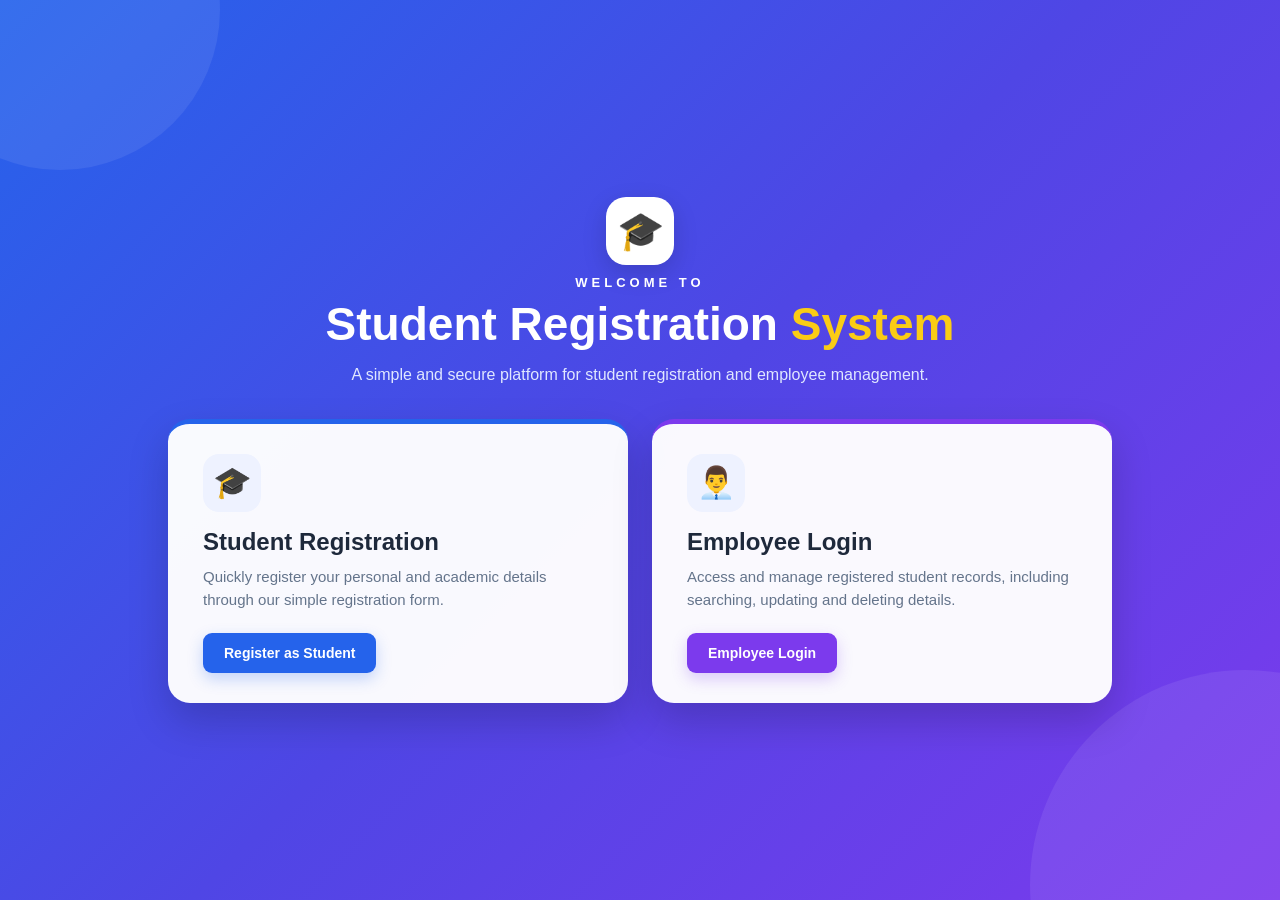
<file: Frontend/index.html>
<!DOCTYPE html>
<html lang="en">

<head>
    <meta charset="UTF-8">
    <meta name="viewport" content="width=device-width, initial-scale=1.0">

    <title>Student Registration System</title>

    <link rel="stylesheet" href="style.css">
</head>

<body>

    <main class="home-page">

        <div class="circle circle-one"></div>
        <div class="circle circle-two"></div>

        <div class="home-content">

            <div class="system-icon">
                🎓
            </div>

            <p class="welcome-text">
                WELCOME TO
            </p>

            <h1>
                Student Registration
                <span>System</span>
            </h1>

            <p class="intro-text">
                A simple and secure platform for student registration
                and employee management.
            </p>


            <div class="role-container">

                <div class="role-card student-card">

                    <div class="card-icon">
                        🎓
                    </div>

                    <h2>
                        Student Registration
                    </h2>

                    <p>
                        Quickly register your personal and academic details
                        through our simple registration form.
                    </p>

                    <a href="student.html" class="student-register-button">
                        Register as Student
                    </a>

                </div>


                <div class="role-card employee-card">

                    <div class="card-icon">
                        👨‍💼
                    </div>

                    <h2>
                        Employee Login
                    </h2>

                    <p>
                        Access and manage registered student records,
                        including searching, updating and deleting details.
                    </p>
                    <a href="employee-login.html" class="employee-login-button">
                        Employee Login
                    </a>

                </div>

            </div>

        </div>

    </main>

</body>

</html>
</file>
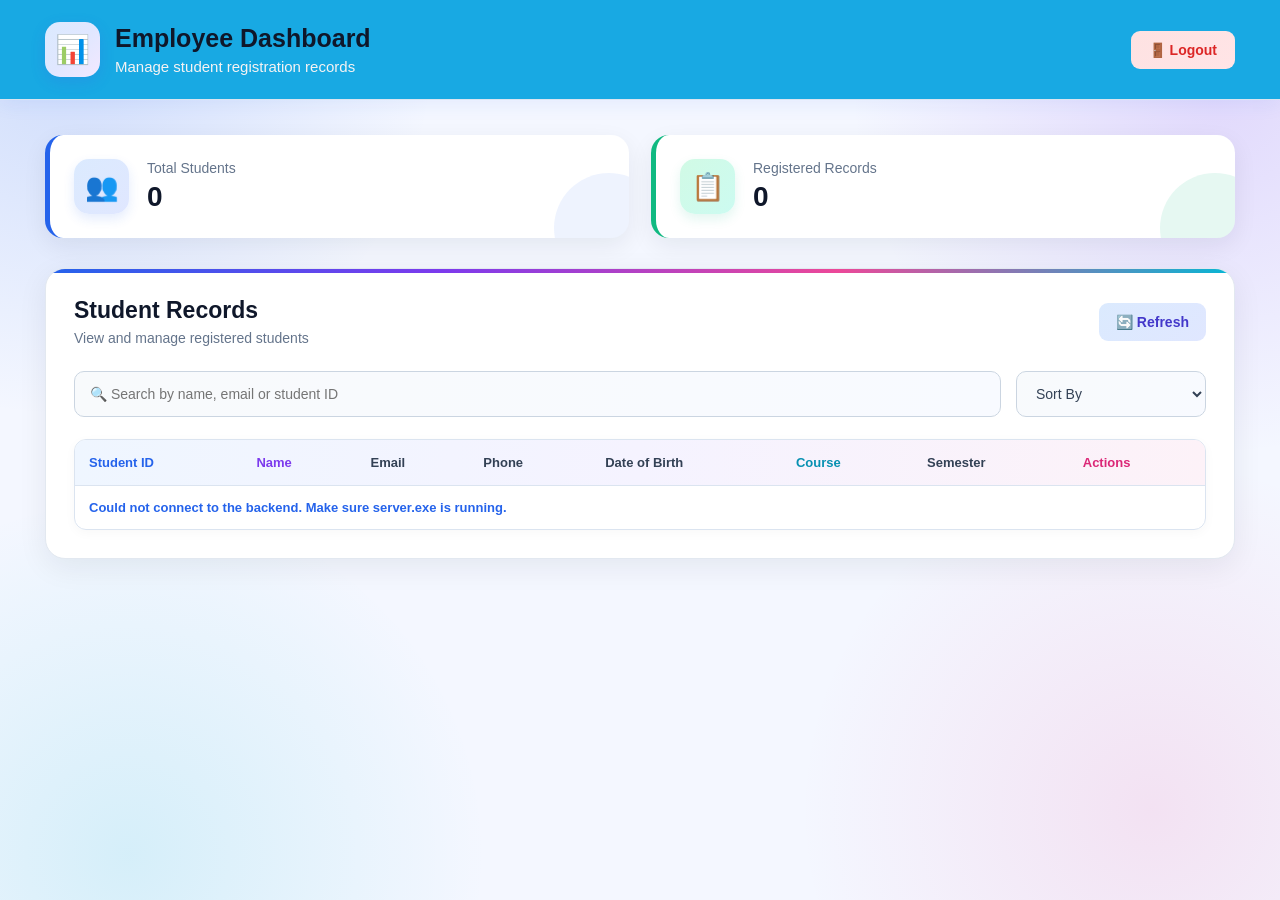
<file: Frontend/employee-dashboard.html>
<!DOCTYPE html>
<html lang="en">

<head>

    <meta charset="UTF-8">

    <meta name="viewport" content="width=device-width, initial-scale=1.0">

    <title>Employee Dashboard</title>

    <link rel="stylesheet" href="employee-dashboard.css">

</head>


<body>

    <div class="dashboard-page">


        <!-- Header -->

        <header class="dashboard-header">

            <div class="header-left">

                <div class="dashboard-icon">
                    📊
                </div>

                <div>

                    <h1>
                        Employee Dashboard
                    </h1>

                    <p>
                        Manage student registration records
                    </p>

                </div>

            </div>


            <button
                type="button"
                id="logoutButton"
                class="logout-button"
            >
                🚪 Logout
            </button>

        </header>



        <!-- Dashboard Content -->

        <main class="dashboard-content">


            <!-- Statistics -->

            <section class="stats-container">


                <div class="stat-card">

                    <div class="stat-icon">
                        👥
                    </div>

                    <div>

                        <p>
                            Total Students
                        </p>

                        <h2 id="totalStudents">
                            0
                        </h2>

                    </div>

                </div>


                <div class="stat-card">

                    <div class="stat-icon">
                        📋
                    </div>

                    <div>

                        <p>
                            Registered Records
                        </p>

                        <h2 id="registeredStudents">
                            0
                        </h2>

                    </div>

                </div>


            </section>



            <!-- Student Records -->

            <section class="students-section">


                <div class="section-header">

                    <div>

                        <h2>
                            Student Records
                        </h2>

                        <p>
                            View and manage registered students
                        </p>

                    </div>


                    <button
                        type="button"
                        id="refreshButton"
                        class="refresh-button"
                    >
                        🔄 Refresh
                    </button>

                </div>



                <!-- Search and Sort -->

                <div class="controls">

                    <input
                        type="text"
                        id="searchInput"
                        placeholder="🔍 Search by name, email or student ID"
                    >


                    <select id="sortSelect">

                        <option value="default">
                            Sort By
                        </option>

                        <option value="student_id">
                            Student ID
                        </option>

                        <option value="name">
                            Name
                        </option>

                        <option value="course">
                            Course
                        </option>

                        <option value="semester">
                            Semester
                        </option>

                    </select>

                </div>



                <!-- Table -->

                <div class="table-container">

                    <table>

                        <thead>

                            <tr>

                                <th>
                                    Student ID
                                </th>

                                <th>
                                    Name
                                </th>

                                <th>
                                    Email
                                </th>

                                <th>
                                    Phone
                                </th>

                                <th>
                                    Date of Birth
                                </th>

                                <th>
                                    Course
                                </th>

                                <th>
                                    Semester
                                </th>

                                <th>
                                    Actions
                                </th>

                            </tr>

                        </thead>


                        <tbody id="studentTableBody">

                            <!-- Student records will appear here -->

                        </tbody>

                    </table>

                </div>


                <p
                    id="noStudentsMessage"
                    class="no-students-message"
                >
                    No student records found.
                </p>


            </section>

        </main>

    </div>


    <script src="employee-dashboard.js"></script>

</body>

</html>
</file>
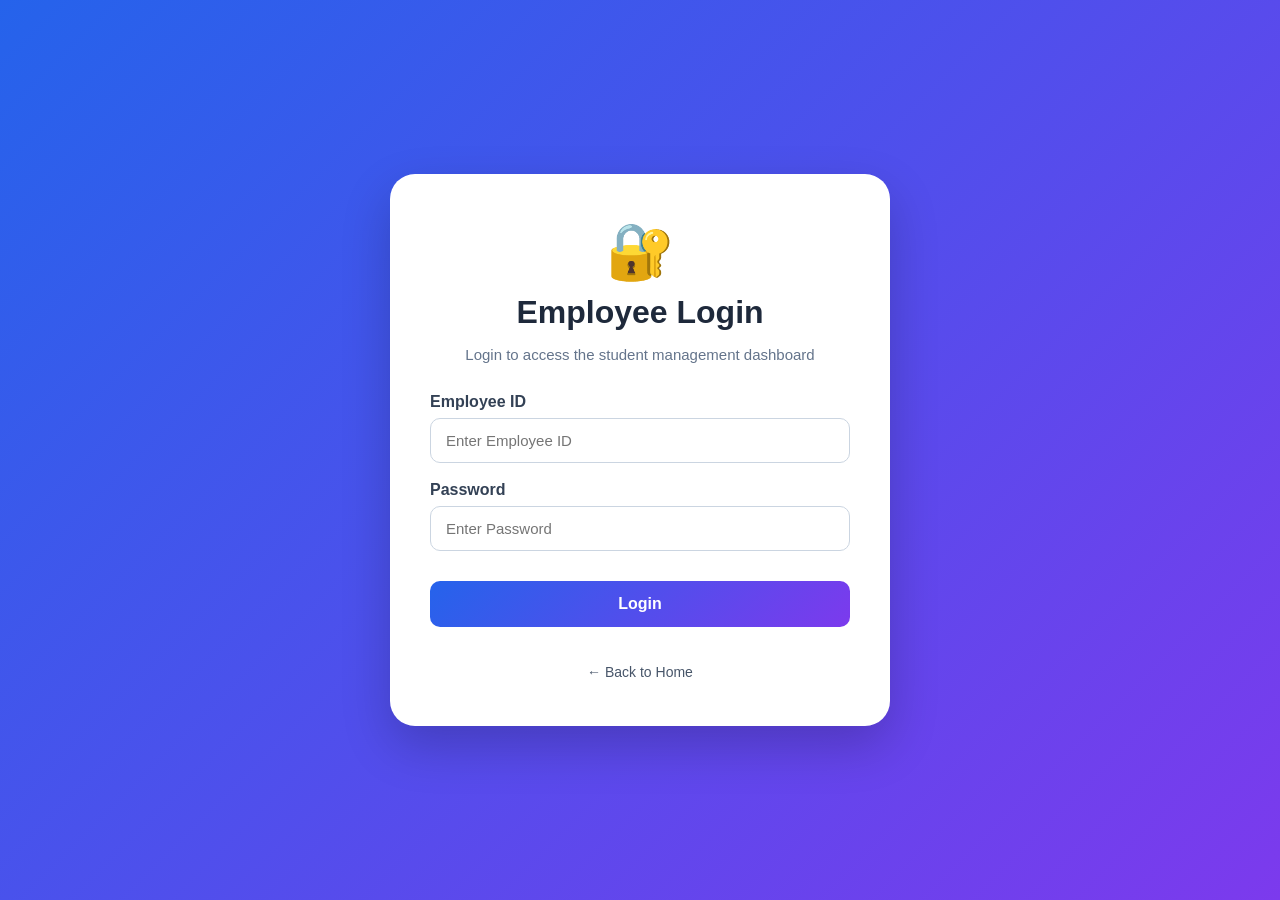
<file: Frontend/employee-login.html>
<html lang="en"> <head> <meta charset="UTF-8"> <meta name="viewport" content="width=device-width, initial-scale=1.0">
<title>Employee Login</title>

<link rel="stylesheet" href="Employee.css">
</head> <body>
<div class="login-page">

    <div class="login-card">

        <div class="login-icon">
            🔐
        </div>

        <h1>Employee Login</h1>

        <p class="login-subtitle">
            Login to access the student management dashboard
        </p>

        <form id="employeeLoginForm">

            <label for="employeeId">
                Employee ID
            </label>

            <input
                type="text"
                id="employeeId"
                placeholder="Enter Employee ID"
                required
            >


            <label for="password">
                Password
            </label>

            <input
                type="password"
                id="password"
                placeholder="Enter Password"
                required
            >


            <button type="submit">
                Login
            </button>

        </form>


        <button type="button" class="back-button" id="backHome">
            ← Back to Home
        </button>

    </div>

</div>
<script>

    document.getElementById("backHome").addEventListener("click", function()
    {
        window.location.href = "index.html";
    });


    document.getElementById("employeeLoginForm").addEventListener("submit", function(event)
    {
        event.preventDefault();


        const employeeId =
            document.getElementById("employeeId").value.trim();

        const password =
            document.getElementById("password").value;


        if (employeeId === "admin" && password === "1234")
        {
            window.location.href = "employee-dashboard.html";
        }
        else
        {
            alert("Invalid Employee ID or Password!");
        }

    });

</script>
</body> 
</html>
</file>
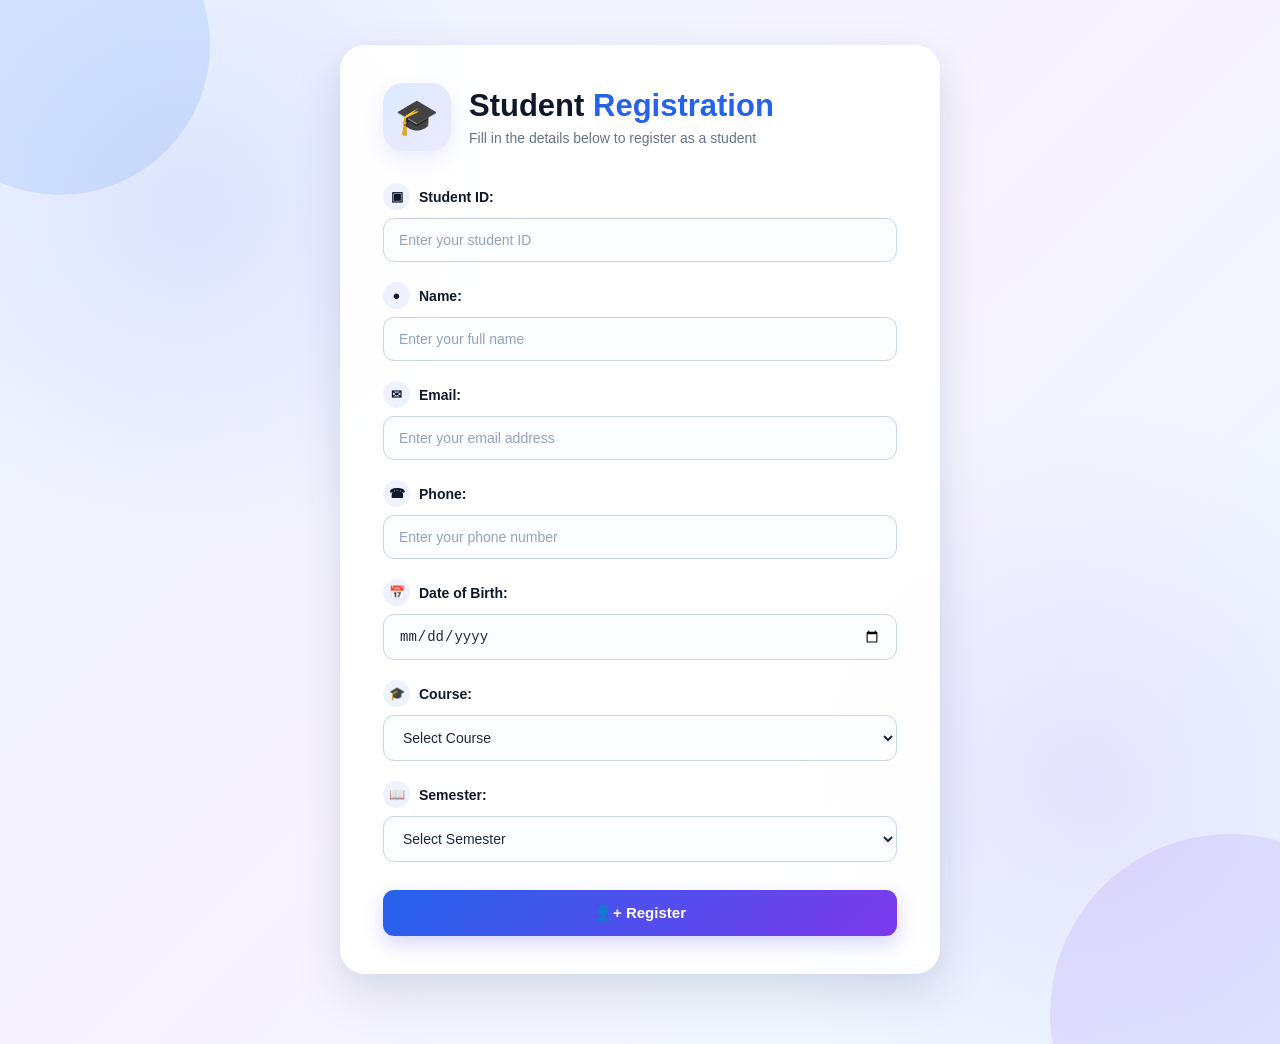
<file: Frontend/student.html>
<!DOCTYPE html>
<html lang="en">

<head>
    <meta charset="UTF-8">
    <meta name="viewport" content="width=device-width, initial-scale=1.0">

    <title>Student Registration</title>

    <link rel="stylesheet" href="student.css">
</head>

<body>

    <main class="page">

        <div class="form-container">

            <div class="heading">

                <div class="graduation-icon">
                    🎓
                </div>

                <div>
                    <h1>
                        Student <span>Registration</span>
                    </h1>

                    <p>
                        Fill in the details below to register as a student
                    </p>
                </div>

            </div>


            <form id="studentForm">

                <div class="form-group">

                    <label>
                        <span class="icon blue">▣</span>
                        Student ID:
                    </label>

                    <input
                        type="number"
                        id="student_id"
                        placeholder="Enter your student ID"
                        required
                    >

                </div>


                <div class="form-group">

                    <label>
                        <span class="icon purple">●</span>
                        Name:
                    </label>

                    <input
                        type="text"
                        id="name"
                        placeholder="Enter your full name"
                        required
                    >

                </div>


                <div class="form-group">

                    <label>
                        <span class="icon green">✉</span>
                        Email:
                    </label>

                    <input
                        type="email"
                        id="email"
                        placeholder="Enter your email address"
                        required
                    >

                </div>


                <div class="form-group">

                    <label>
                        <span class="icon orange">☎</span>
                        Phone:
                    </label>

                    <input
                        type="text"
                        id="phone"
                        placeholder="Enter your phone number"
                        required
                    >

                </div>


                <div class="form-group">

                    <label>
                        <span class="icon red">📅</span>
                        Date of Birth:
                    </label>

                    <input
                        type="date"
                        id="dob"
                        required
                    >

                </div>


                <div class="form-group">

                    <label>
                        <span class="icon purple">🎓</span>
                        Course:
                    </label>

                    <select id="course" required>

                        <option value="">
                            Select Course
                        </option>

                        <option value="BCA">
                            BCA
                        </option>

                        <option value="BBA">
                            BBA
                        </option>

                        <option value="B.Tech">
                            B.Tech
                        </option>

                        <option value="M.Tech">
                            M.Tech
                        </option>

                        <option value="MCA">
                            MCA
                        </option>

                        <option value="MBA">
                            MBA
                        </option>

                    </select>

                </div>


                <div class="form-group">

                    <label>
                        <span class="icon blue">📖</span>
                        Semester:
                    </label>

                    <select id="semester" required>

                        <option value="">
                            Select Semester
                        </option>

                        <option value="1">1</option>
                        <option value="2">2</option>
                        <option value="3">3</option>
                        <option value="4">4</option>
                        <option value="5">5</option>
                        <option value="6">6</option>
                        <option value="7">7</option>
                        <option value="8">8</option>

                    </select>

                </div>


                <button type="submit">

                    <span>👤+</span>

                    Register

                </button>

            </form>

        </div>

    </main>


    <script src="script.js"></script>

</body>

</html>
</file>
<file: Frontend/style.css>
*
{
    box-sizing: border-box;
}


html,
body
{
    margin: 0;

    padding: 0;

    min-height: 100%;

    font-family: Arial, sans-serif;
}


body
{
    overflow-x: hidden;
}


.home-page
{
    min-height: 100vh;

    width: 100%;

    display: flex;

    justify-content: center;

    align-items: center;

    position: relative;

    padding: 45px 30px;

    background: linear-gradient(
        135deg,
        #2563eb,
        #4f46e5,
        #7c3aed
    );

    overflow: hidden;
}


.home-content
{
    width: 100%;

    max-width: 1050px;

    margin: 0 auto;

    text-align: center;

    position: relative;

    z-index: 2;
}


.system-icon
{
    width: 68px;

    height: 68px;

    margin: 0 auto 10px;

    display: flex;

    justify-content: center;

    align-items: center;

    background: white;

    border-radius: 20px;

    font-size: 38px;

    box-shadow: 0 8px 25px rgba(0, 0, 0, 0.15);
}


.welcome-text
{
    margin: 0 0 8px;

    color: white;

    font-size: 13px;

    font-weight: bold;

    letter-spacing: 4px;
}


.home-content h1
{
    margin: 0 0 12px;

    color: white;

    font-size: 46px;

    line-height: 1.15;
}


.home-content h1 span
{
    color: #facc15;
}


.intro-text
{
    max-width: 700px;

    margin: 0 auto 32px;

    color: #e0e7ff;

    font-size: 16px;

    line-height: 1.5;
}


.role-container
{
    width: 100%;

    display: flex;

    justify-content: center;

    align-items: stretch;

    gap: 24px;
}


.role-card
{
    flex: 1;

    max-width: 460px;

    min-height: 270px;

    padding: 30px 35px;

    background: rgba(255, 255, 255, 0.97);

    border-radius: 22px;

    text-align: left;

    box-shadow: 0 18px 40px rgba(0, 0, 0, 0.18);

    transition: transform 0.25s ease,
                box-shadow 0.25s ease;
}


.role-card:hover
{
    transform: translateY(-6px);

    box-shadow: 0 25px 50px rgba(0, 0, 0, 0.25);
}


.student-card
{
    border-top: 5px solid #2563eb;
}


.employee-card
{
    border-top: 5px solid #7c3aed;
}


.card-icon
{
    width: 58px;

    height: 58px;

    margin-bottom: 16px;

    display: flex;

    justify-content: center;

    align-items: center;

    background: #eef2ff;

    border-radius: 16px;

    font-size: 31px;
}


.role-card h2
{
    margin: 0 0 10px;

    color: #1e293b;

    font-size: 24px;

    line-height: 1.2;
}


.role-card p
{
    margin: 0 0 22px;

    max-width: 390px;

    color: #64748b;

    font-size: 15px;

    line-height: 1.5;
}


.student-register-button,
.employee-login-button
{
    display: inline-block;

    padding: 12px 21px;

    border-radius: 9px;

    color: white;

    text-decoration: none;

    font-size: 14px;

    font-weight: bold;

    transition: transform 0.2s ease,
                box-shadow 0.2s ease;
}


.student-register-button
{
    background: #2563eb;

    box-shadow: 0 6px 15px rgba(37, 99, 235, 0.25);
}


.employee-login-button
{
    background: #7c3aed;

    box-shadow: 0 6px 15px rgba(124, 58, 237, 0.25);
}


.student-register-button:hover,
.employee-login-button:hover
{
    transform: translateY(-2px);
}


.circle
{
    position: absolute;

    border-radius: 50%;

    background: rgba(255, 255, 255, 0.08);

    pointer-events: none;
}


.circle-one
{
    width: 320px;

    height: 320px;

    top: -150px;

    left: -100px;
}


.circle-two
{
    width: 430px;

    height: 430px;

    right: -180px;

    bottom: -200px;
}


@media (max-width: 800px)
{
    .home-page
    {
        padding: 40px 20px;
    }


    .home-content h1
    {
        font-size: 38px;
    }


    .role-container
    {
        flex-direction: column;

        align-items: center;
    }


    .role-card
    {
        width: 100%;

        max-width: 500px;
    }
}


@media (max-width: 500px)
{
    .home-content h1
    {
        font-size: 31px;
    }


    .intro-text
    {
        font-size: 14px;
    }


    .role-card
    {
        padding: 27px 25px;
    }
}
</file>
<file: Frontend/employee-dashboard.css>
*
{
    box-sizing: border-box;
}


body
{
    margin: 0;

    font-family: Arial, sans-serif;

    background:
        radial-gradient(
            circle at 5% 5%,
            rgba(37, 99, 235, 0.18),
            transparent 25%
        ),
        radial-gradient(
            circle at 95% 10%,
            rgba(124, 58, 237, 0.16),
            transparent 25%
        ),
        radial-gradient(
            circle at 10% 95%,
            rgba(6, 182, 212, 0.13),
            transparent 25%
        ),
        radial-gradient(
            circle at 90% 90%,
            rgba(236, 72, 153, 0.12),
            transparent 25%
        ),
        #f4f7ff;

    color: #1e293b;

    overflow-x: hidden;
}


/* Main page */

.dashboard-page
{
    min-height: 100vh;

    position: relative;
}


/* ==========================================
   HEADER
   ========================================== */

.dashboard-header
{
    width: 100%;

    padding: 22px 45px;

    display: flex;

    justify-content: space-between;

    align-items: center;

    background: rgb(24, 169, 227);

    border-bottom: 1px solid #dbe4f0;

    box-shadow:
        0 4px 18px rgba(37, 99, 235, 0.08);
}


.header-left
{
    display: flex;

    align-items: center;

    gap: 15px;
}


/* Dashboard icon */

.dashboard-icon
{
    width: 55px;

    height: 55px;

    display: flex;

    justify-content: center;

    align-items: center;

    border-radius: 15px;

    background:
        linear-gradient(
            135deg,
            #dbeafe,
            #e0e7ff,
            #f3e8ff
        );

    font-size: 28px;

    box-shadow:
        0 5px 15px rgba(79, 70, 229, 0.15);
}


.dashboard-header h1
{
    margin: 0;

    font-size: 25px;

    color: #0f172a;
}


.dashboard-header p
{
    margin: 5px 0 0;

    font-size: 15px;

    color: #f6f3f3;
}


/* ==========================================
   LOGOUT
   ========================================== */

.logout-button
{
    padding: 11px 18px;

    border: none;

    border-radius: 9px;

    background:
        linear-gradient(
            135deg,
            #fee2e2,
            #ffe4e6
        );

    color: #dc2626;

    font-size: 14px;

    font-weight: bold;

    cursor: pointer;

    transition: 0.2s ease;
}


.logout-button:hover
{
    background:
        linear-gradient(
            135deg,
            #fecaca,
            #fda4af
        );

    color: #b91c1c;

    transform: translateY(-2px);

    box-shadow:
        0 5px 14px rgba(220, 38, 38, 0.15);
}


/* ==========================================
   MAIN CONTENT
   ========================================== */

.dashboard-content
{
    width: 100%;

    max-width: 1250px;

    margin: 0 auto;

    padding: 35px 30px 60px;
}


/* ==========================================
   STATISTICS
   ========================================== */

.stats-container
{
    display: flex;

    gap: 22px;

    margin-bottom: 30px;
}


.stat-card
{
    flex: 1;

    display: flex;

    align-items: center;

    gap: 18px;

    padding: 24px;

    background: white;

    border-radius: 18px;

    box-shadow:
        0 8px 25px rgba(15, 23, 42, 0.07);

    border-left: 5px solid #2563eb;

    position: relative;

    overflow: hidden;

    transition: 0.25s ease;
}


.stat-card:hover
{
    transform: translateY(-3px);

    box-shadow:
        0 12px 30px rgba(37, 99, 235, 0.13);
}


/* Blue decorative glow */

.stat-card:first-child::after
{
    content: "";

    position: absolute;

    width: 110px;

    height: 110px;

    right: -35px;

    bottom: -45px;

    border-radius: 50%;

    background: rgba(37, 99, 235, 0.08);
}


/* Green decorative glow */

.stat-card:nth-child(2)
{
    border-left-color: #10b981;
}


.stat-card:nth-child(2)::after
{
    content: "";

    position: absolute;

    width: 110px;

    height: 110px;

    right: -35px;

    bottom: -45px;

    border-radius: 50%;

    background: rgba(16, 185, 129, 0.10);
}


/* First icon */

.stat-card:first-child .stat-icon
{
    background:
        linear-gradient(
            135deg,
            #dbeafe,
            #e0e7ff
        );

    box-shadow:
        0 5px 12px rgba(37, 99, 235, 0.12);
}


/* Second icon */

.stat-card:nth-child(2) .stat-icon
{
    background:
        linear-gradient(
            135deg,
            #d1fae5,
            #ccfbf1
        );

    box-shadow:
        0 5px 12px rgba(16, 185, 129, 0.12);
}


.stat-icon
{
    width: 55px;

    height: 55px;

    display: flex;

    justify-content: center;

    align-items: center;

    border-radius: 15px;

    font-size: 27px;

    flex-shrink: 0;
}


.stat-card p
{
    margin: 0 0 5px;

    color: #64748b;

    font-size: 14px;
}


.stat-card h2
{
    margin: 0;

    color: #0f172a;

    font-size: 28px;

    font-weight: 700;

    position: relative;

    z-index: 2;
}


/* ==========================================
   STUDENT SECTION
   ========================================== */

.students-section
{
    background: white;

    border-radius: 20px;

    padding: 28px;

    box-shadow:
        0 8px 30px rgba(15, 23, 42, 0.07);

    border: 1px solid #e2e8f0;

    position: relative;

    overflow: hidden;
}


/* Small colorful top line */

.students-section::before
{
    content: "";

    position: absolute;

    top: 0;

    left: 0;

    width: 100%;

    height: 4px;

    background:
        linear-gradient(
            90deg,
            #2563eb,
            #7c3aed,
            #ec4899,
            #06b6d4
        );
}


.section-header
{
    display: flex;

    justify-content: space-between;

    align-items: center;

    gap: 20px;

    margin-bottom: 25px;
}


.section-header h2
{
    margin: 0;

    font-size: 23px;

    color: #0f172a;
}


.section-header p
{
    margin: 6px 0 0;

    color: #64748b;

    font-size: 14px;
}


/* ==========================================
   REFRESH
   ========================================== */

.refresh-button
{
    padding: 11px 17px;

    border: none;

    border-radius: 9px;

    background:
        linear-gradient(
            135deg,
            #dbeafe,
            #e0e7ff
        );

    color: #4338ca;

    font-size: 14px;

    font-weight: bold;

    cursor: pointer;

    transition: 0.2s ease;
}


.refresh-button:hover
{
    background:
        linear-gradient(
            135deg,
            #bfdbfe,
            #ddd6fe
        );

    color: #3730a3;

    transform: translateY(-2px);

    box-shadow:
        0 5px 14px rgba(79, 70, 229, 0.15);
}


/* ==========================================
   SEARCH AND SORT
   ========================================== */

.controls
{
    display: flex;

    gap: 15px;

    margin-bottom: 22px;
}


.controls input
{
    flex: 1;

    padding: 13px 15px;

    border: 1px solid #cbd5e1;

    border-radius: 10px;

    outline: none;

    font-size: 14px;

    background:
        linear-gradient(
            90deg,
            #f8fafc,
            #f8faff
        );

    transition: 0.2s ease;
}


.controls input:focus
{
    border-color: #6366f1;

    background: white;

    box-shadow:
        0 0 0 4px rgba(99, 102, 241, 0.10);
}


.controls select
{
    width: 190px;

    padding: 13px 15px;

    border: 1px solid #cbd5e1;

    border-radius: 10px;

    outline: none;

    background:
        linear-gradient(
            135deg,
            #f8fafc,
            #f8faff
        );

    color: #334155;

    font-size: 14px;

    cursor: pointer;

    transition: 0.2s ease;
}


.controls select:focus
{
    border-color: #8b5cf6;

    box-shadow:
        0 0 0 4px rgba(139, 92, 246, 0.10);
}


/* ==========================================
   TABLE
   ========================================== */

.table-container
{
    width: 100%;

    overflow-x: auto;

    border: 1px solid #dbe4f0;

    border-radius: 12px;

    box-shadow:
        0 3px 12px rgba(15, 23, 42, 0.03);
}


table
{
    width: 100%;

    min-width: 1000px;

    border-collapse: collapse;
}


/* Colorful table header */

thead
{
    background:
        linear-gradient(
            90deg,
            #eff6ff,
            #f5f3ff,
            #fdf2f8
        );
}


th
{
    padding: 15px 14px;

    text-align: left;

    color: #334155;

    font-size: 13px;

    font-weight: bold;

    border-bottom: 1px solid #dbe4f0;

    white-space: nowrap;
}


/* Add different colors to important headings */

th:first-child
{
    color: #2563eb;
}


th:nth-child(2)
{
    color: #7c3aed;
}


th:nth-child(6)
{
    color: #0891b2;
}


th:last-child
{
    color: #db2777;
}


td
{
    padding: 14px;

    color: #334155;

    font-size: 13px;

    border-bottom: 1px solid #f1f5f9;

    white-space: nowrap;
}


tbody tr
{
    transition:
        background 0.15s ease,
        transform 0.15s ease;
}


tbody tr:hover
{
    background:
        linear-gradient(
            90deg,
            #f8fbff,
            #fbf9ff
        );
}


/* Student ID color */

td:first-child
{
    color: #2563eb;

    font-weight: bold;
}


/* Name color */

td:nth-child(2)
{
    color: #4f46e5;

    font-weight: 600;
}


/* Course color */

td:nth-child(6)
{
    color: #0891b2;

    font-weight: 600;
}


/* Semester color */

td:nth-child(7)
{
    color: #7c3aed;

    font-weight: 600;
}


tbody tr:last-child td
{
    border-bottom: none;
}


/* ==========================================
   ACTION BUTTONS
   ========================================== */

.action-button
{
    padding: 7px 11px;

    border: none;

    border-radius: 7px;

    font-size: 12px;

    font-weight: bold;

    cursor: pointer;

    margin-right: 5px;

    transition: 0.2s ease;
}


/* Update */

.update-button
{
    background:
        linear-gradient(
            135deg,
            #dbeafe,
            #e0e7ff
        );

    color: #2563eb;
}


.update-button:hover
{
    background:
        linear-gradient(
            135deg,
            #bfdbfe,
            #c7d2fe
        );

    transform: translateY(-2px);

    box-shadow:
        0 4px 10px rgba(37, 99, 235, 0.15);
}


/* Delete */

.delete-button
{
    background:
        linear-gradient(
            135deg,
            #fee2e2,
            #fce7f3
        );

    color: #dc2626;
}


.delete-button:hover
{
    background:
        linear-gradient(
            135deg,
            #fecaca,
            #fbcfe8
        );

    transform: translateY(-2px);

    box-shadow:
        0 4px 10px rgba(220, 38, 38, 0.15);
}


/* ==========================================
   EMPTY STATE
   ========================================== */

.no-students-message
{
    display: none;

    padding: 35px;

    text-align: center;

    color: #64748b;

    font-size: 14px;

    background:
        linear-gradient(
            135deg,
            #f8fbff,
            #faf8ff
        );
}


/* ==========================================
   RESPONSIVE
   ========================================== */

@media (max-width: 750px)
{
    .dashboard-header
    {
        padding: 18px 20px;
    }


    .dashboard-header h1
    {
        font-size: 20px;
    }


    .dashboard-content
    {
        padding: 25px 15px 50px;
    }


    .stats-container
    {
        flex-direction: column;
    }


    .section-header
    {
        align-items: flex-start;

        flex-direction: column;
    }


    .controls
    {
        flex-direction: column;
    }


    .controls select
    {
        width: 100%;
    }


    .logout-button
    {
        padding: 9px 12px;

        font-size: 12px;
    }
}
</file>
<file: Frontend/Employee.css>
body
{
margin: 0;
font-family: Arial, sans-serif;
}

.login-page
{
min-height: 100vh;

display: flex;
justify-content: center;
align-items: center;

background: linear-gradient(135deg, #2563eb, #7c3aed);

padding: 20px;

box-sizing: border-box;

}

.login-card
{
width: 420px;
max-width: 100%;

background: white;

padding: 45px 40px;

border-radius: 25px;

box-shadow: 0 20px 50px rgba(0, 0, 0, 0.2);

text-align: center;

}

.login-icon
{
font-size: 55px;

margin-bottom: 10px;

}

.login-card h1
{
margin: 10px 0;

font-size: 32px;

color: #1e293b;

}

.login-subtitle
{
color: #64748b;

font-size: 15px;

margin-bottom: 30px;

}

.login-card label
{
display: block;

text-align: left;

margin-top: 18px;
margin-bottom: 7px;

font-weight: bold;

color: #334155;

}

.login-card input
{
width: 100%;

padding: 13px 15px;

border: 1px solid #cbd5e1;

border-radius: 10px;

font-size: 15px;

box-sizing: border-box;

outline: none;

}

.login-card input:focus
{
border-color: #6366f1;

box-shadow: 0 0 0 3px rgba(99, 102, 241, 0.12);

}

.login-card button[type="submit"]
{
width: 100%;

margin-top: 30px;

padding: 14px;

border: none;

border-radius: 10px;

background: linear-gradient(135deg, #2563eb, #7c3aed);

color: white;

font-size: 16px;

font-weight: bold;

cursor: pointer;

}

.login-card button[type="submit"]:hover
{
transform: translateY(-2px);
}

.back-button
{
margin-top: 20px;

background: transparent;

border: none;

color: #475569;

font-size: 14px;

cursor: pointer;

}

.back-button:hover
{
color: #2563eb;
}
</file>
<file: Frontend/student.css>
*
{
    box-sizing: border-box;
}


body
{
    margin: 0;

    font-family: Arial, sans-serif;

    overflow-x: hidden;
}


.page
{
    min-height: 100vh;

    position: relative;

    display: flex;

    justify-content: center;

    align-items: flex-start;

    padding: 45px 20px 70px;

    background:
        radial-gradient(
            circle at 15% 20%,
            rgba(37, 99, 235, 0.10),
            transparent 25%
        ),
        radial-gradient(
            circle at 85% 75%,
            rgba(124, 58, 237, 0.10),
            transparent 28%
        ),
        linear-gradient(
            135deg,
            #eef4ff,
            #f7f3ff,
            #edf9ff
        );

    overflow: hidden;
}


/* Top-left decorative circle */

.page::before
{
    content: "";

    position: absolute;

    width: 300px;

    height: 300px;

    top: -105px;

    left: -90px;

    border-radius: 50%;

    background: rgba(59, 130, 246, 0.14);

    pointer-events: none;
}


/* Bottom-right decorative circle */

.page::after
{
    content: "";

    position: absolute;

    width: 360px;

    height: 360px;

    right: -130px;

    bottom: -150px;

    border-radius: 50%;

    background: rgba(139, 92, 246, 0.14);

    pointer-events: none;
}


/* Extra visual background shapes */

.page .background-shape-one
{
    position: absolute;

    width: 180px;

    height: 180px;

    top: 35%;

    left: -80px;

    border-radius: 45px;

    background: rgba(96, 165, 250, 0.07);

    transform: rotate(25deg);

    pointer-events: none;
}


.page .background-shape-two
{
    position: absolute;

    width: 220px;

    height: 220px;

    right: -100px;

    top: 30%;

    border-radius: 50%;

    background: rgba(167, 139, 250, 0.08);

    pointer-events: none;
}


.form-container
{
    width: 600px;

    max-width: 100%;

    position: relative;

    z-index: 2;

    background: rgba(255, 255, 255, 0.97);

    padding: 38px 43px;

    border-radius: 25px;

    box-shadow:
        0 20px 50px rgba(30, 41, 59, 0.12),
        0 5px 15px rgba(59, 130, 246, 0.05);
}


/* Heading */

.heading
{
    display: flex;

    align-items: center;

    gap: 18px;

    margin-bottom: 32px;
}


.graduation-icon
{
    width: 68px;

    height: 68px;

    flex-shrink: 0;

    display: flex;

    justify-content: center;

    align-items: center;

    border-radius: 20px;

    background: linear-gradient(
        135deg,
        #dbeafe,
        #ede9fe
    );

    font-size: 35px;

    box-shadow:
        0 8px 20px rgba(99, 102, 241, 0.12);
}


.heading h1
{
    margin: 0;

    font-size: 31px;

    color: #0f172a;

    line-height: 1.15;
}


.heading h1 span
{
    color: #2563eb;
}


.heading p
{
    margin: 7px 0 0;

    color: #64748b;

    font-size: 14px;
}


/* Form */

#studentForm
{
    width: 100%;
}


.form-group
{
    margin-bottom: 20px;
}


.form-group label
{
    display: flex;

    align-items: center;

    gap: 9px;

    margin-bottom: 8px;

    color: #0f172a;

    font-size: 14px;

    font-weight: bold;
}


.form-group label span
{
    width: 27px;

    height: 27px;

    display: flex;

    justify-content: center;

    align-items: center;

    border-radius: 50%;

    background: #eef2ff;

    font-size: 13px;
}


.form-group input,
.form-group select
{
    width: 100%;

    padding: 13px 15px;

    border: 1px solid #cbd5e1;

    border-radius: 11px;

    background: #fbfdff;

    color: #1e293b;

    font-size: 14px;

    outline: none;

    transition:
        border-color 0.2s ease,
        box-shadow 0.2s ease,
        background 0.2s ease;
}


.form-group input:focus,
.form-group select:focus
{
    border-color: #6366f1;

    background: white;

    box-shadow:
        0 0 0 4px rgba(99, 102, 241, 0.10);
}


.form-group input::placeholder
{
    color: #94a3b8;
}


/* Register button */

#studentForm button
{
    width: 100%;

    margin-top: 8px;

    padding: 14px;

    border: none;

    border-radius: 11px;

    background: linear-gradient(
        135deg,
        #2563eb,
        #7c3aed
    );

    color: white;

    font-size: 15px;

    font-weight: bold;

    cursor: pointer;

    box-shadow:
        0 8px 20px rgba(79, 70, 229, 0.22);

    transition:
        transform 0.2s ease,
        box-shadow 0.2s ease;
}


#studentForm button:hover
{
    transform: translateY(-2px);

    box-shadow:
        0 12px 25px rgba(79, 70, 229, 0.28);
}


#studentForm button:active
{
    transform: translateY(0);
}


/* Responsive */

@media (max-width: 650px)
{
    .page
    {
        padding: 25px 15px 50px;
    }


    .form-container
    {
        padding: 30px 24px;

        border-radius: 20px;
    }


    .heading
    {
        gap: 13px;
    }


    .graduation-icon
    {
        width: 58px;

        height: 58px;

        font-size: 30px;
    }


    .heading h1
    {
        font-size: 25px;
    }


    .page::before
    {
        width: 220px;

        height: 220px;

        left: -100px;
    }


    .page::after
    {
        width: 260px;

        height: 260px;

        right: -130px;

        bottom: -120px;
    }
}
</file>
